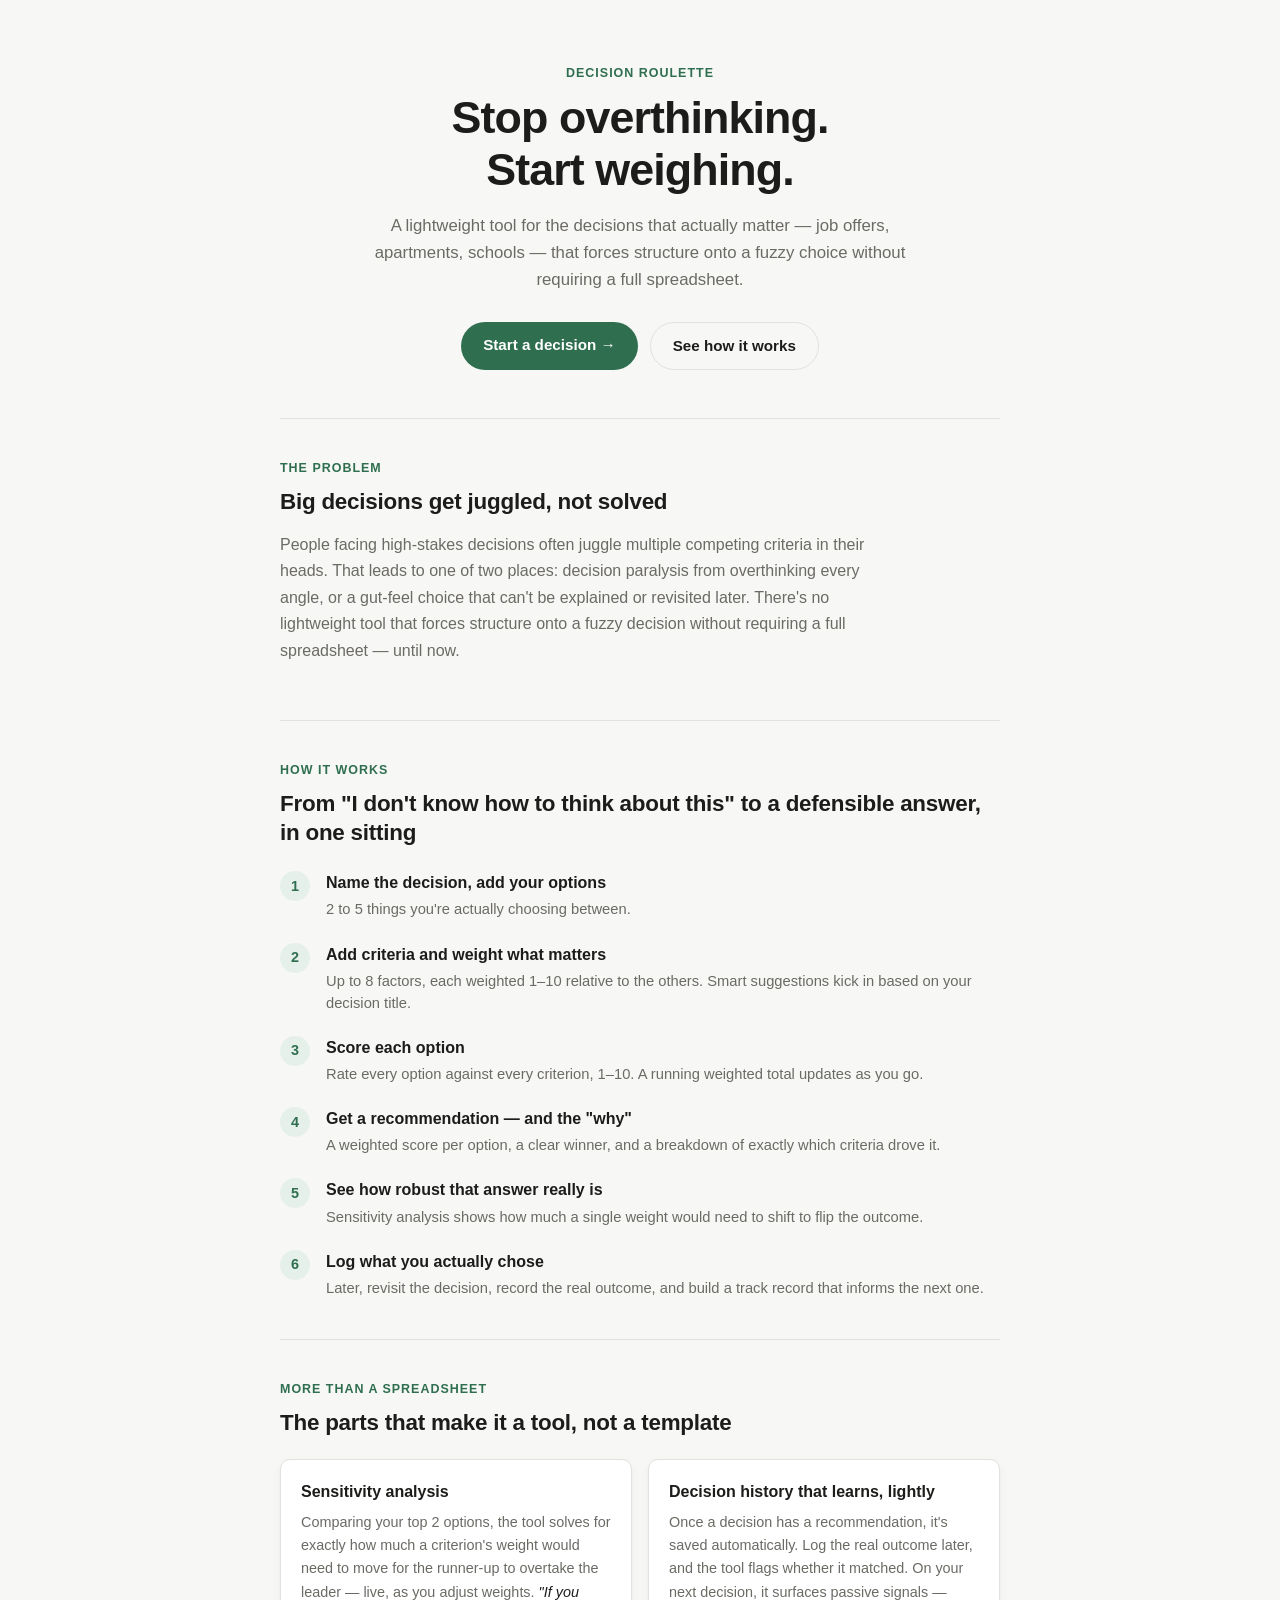
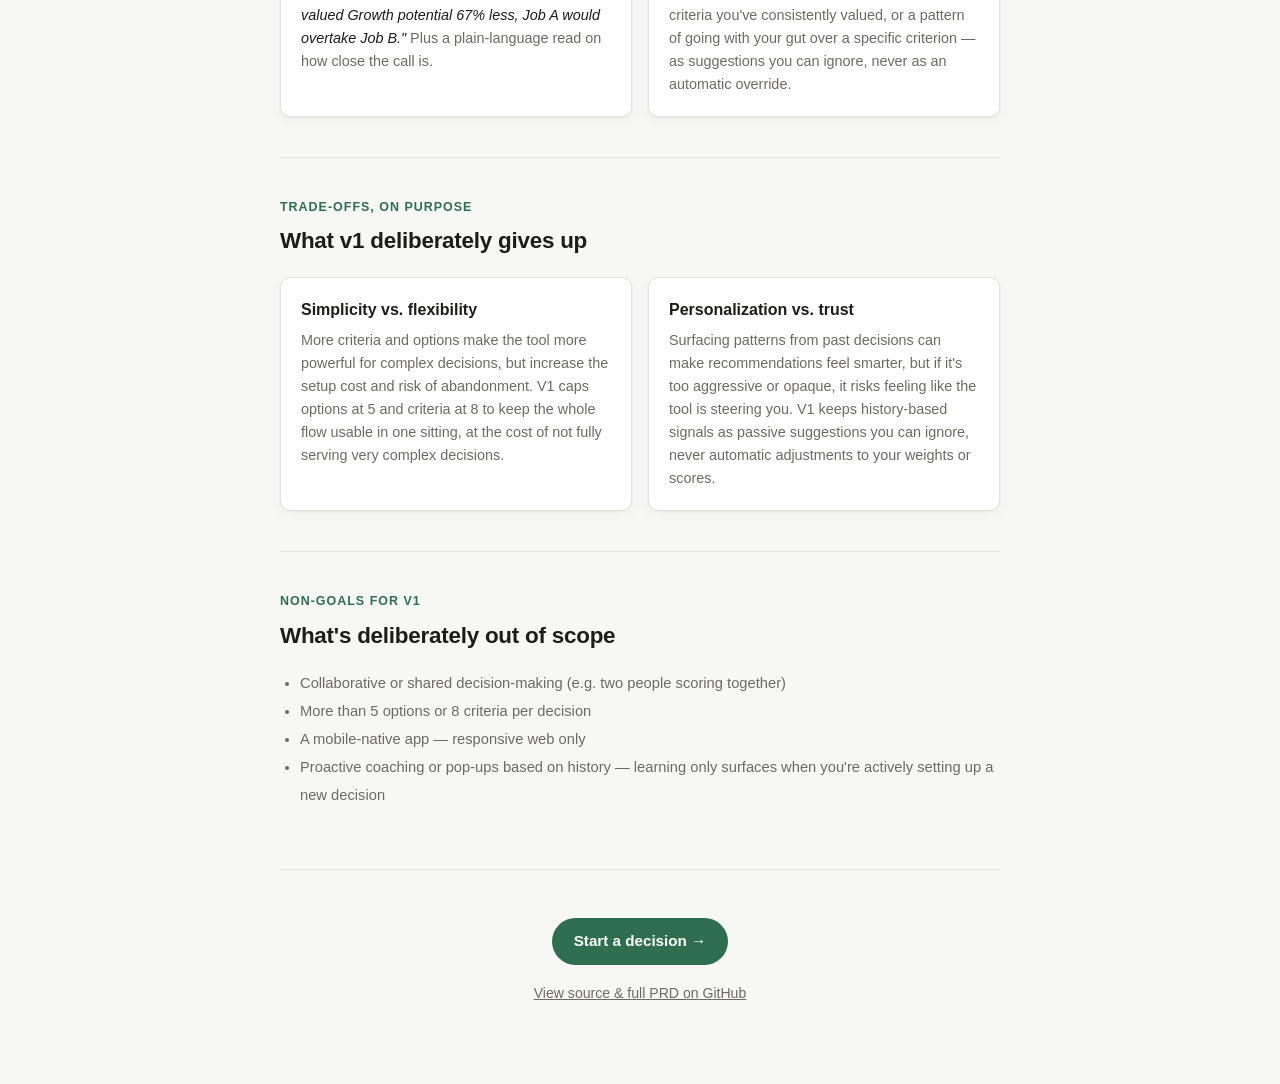
<file: index.html>
<!DOCTYPE html>
<html lang="en">
<head>
<meta charset="UTF-8">
<meta name="viewport" content="width=device-width, initial-scale=1.0">
<title>Decision Roulette</title>
<meta name="description" content="A lightweight tool that forces structure onto big, high-stakes decisions — weighted scoring, sensitivity analysis, and a history that learns your patterns.">
<link rel="stylesheet" href="style.css">
</head>
<body>
<div class="landing">

  <header class="hero">
    <p class="eyebrow">Decision Roulette</p>
    <h1>Stop overthinking.<br>Start weighing.</h1>
    <p class="hero-sub">
      A lightweight tool for the decisions that actually matter &mdash; job offers, apartments, schools &mdash;
      that forces structure onto a fuzzy choice without requiring a full spreadsheet.
    </p>
    <div class="hero-actions">
      <a href="app.html" class="btn-primary">Start a decision &rarr;</a>
      <a href="#how-it-works" class="btn-secondary">See how it works</a>
    </div>
  </header>

  <main>

    <section class="section">
      <p class="section-eyebrow">The problem</p>
      <h2>Big decisions get juggled, not solved</h2>
      <p class="section-lead">
        People facing high-stakes decisions often juggle multiple competing criteria in their heads.
        That leads to one of two places: decision paralysis from overthinking every angle, or a
        gut-feel choice that can't be explained or revisited later. There's no lightweight tool that
        forces structure onto a fuzzy decision without requiring a full spreadsheet &mdash; until now.
      </p>
    </section>

    <section class="section" id="how-it-works">
      <p class="section-eyebrow">How it works</p>
      <h2>From "I don't know how to think about this" to a defensible answer, in one sitting</h2>
      <ol class="steps">
        <li>
          <span class="step-num">1</span>
          <div>
            <h3>Name the decision, add your options</h3>
            <p>2 to 5 things you're actually choosing between.</p>
          </div>
        </li>
        <li>
          <span class="step-num">2</span>
          <div>
            <h3>Add criteria and weight what matters</h3>
            <p>Up to 8 factors, each weighted 1&ndash;10 relative to the others. Smart suggestions kick in based on your decision title.</p>
          </div>
        </li>
        <li>
          <span class="step-num">3</span>
          <div>
            <h3>Score each option</h3>
            <p>Rate every option against every criterion, 1&ndash;10. A running weighted total updates as you go.</p>
          </div>
        </li>
        <li>
          <span class="step-num">4</span>
          <div>
            <h3>Get a recommendation &mdash; and the "why"</h3>
            <p>A weighted score per option, a clear winner, and a breakdown of exactly which criteria drove it.</p>
          </div>
        </li>
        <li>
          <span class="step-num">5</span>
          <div>
            <h3>See how robust that answer really is</h3>
            <p>Sensitivity analysis shows how much a single weight would need to shift to flip the outcome.</p>
          </div>
        </li>
        <li>
          <span class="step-num">6</span>
          <div>
            <h3>Log what you actually chose</h3>
            <p>Later, revisit the decision, record the real outcome, and build a track record that informs the next one.</p>
          </div>
        </li>
      </ol>
    </section>

    <section class="section">
      <p class="section-eyebrow">More than a spreadsheet</p>
      <h2>The parts that make it a tool, not a template</h2>
      <div class="feature-grid">
        <div class="feature-card">
          <h3>Sensitivity analysis</h3>
          <p>
            Comparing your top 2 options, the tool solves for exactly how much a criterion's weight would
            need to move for the runner-up to overtake the leader &mdash; live, as you adjust weights.
            <em>"If you valued Growth potential 67% less, Job A would overtake Job B."</em> Plus a plain-language
            read on how close the call is.
          </p>
        </div>
        <div class="feature-card">
          <h3>Decision history that learns, lightly</h3>
          <p>
            Once a decision has a recommendation, it's saved automatically. Log the real outcome later, and
            the tool flags whether it matched. On your next decision, it surfaces passive signals &mdash;
            criteria you've consistently valued, or a pattern of going with your gut over a specific
            criterion &mdash; as suggestions you can ignore, never as an automatic override.
          </p>
        </div>
      </div>
    </section>

    <section class="section">
      <p class="section-eyebrow">Trade-offs, on purpose</p>
      <h2>What v1 deliberately gives up</h2>
      <div class="tradeoff-grid">
        <div class="tradeoff-card">
          <h3>Simplicity vs. flexibility</h3>
          <p>
            More criteria and options make the tool more powerful for complex decisions, but increase the
            setup cost and risk of abandonment. V1 caps options at 5 and criteria at 8 to keep the whole
            flow usable in one sitting, at the cost of not fully serving very complex decisions.
          </p>
        </div>
        <div class="tradeoff-card">
          <h3>Personalization vs. trust</h3>
          <p>
            Surfacing patterns from past decisions can make recommendations feel smarter, but if it's too
            aggressive or opaque, it risks feeling like the tool is steering you. V1 keeps history-based
            signals as passive suggestions you can ignore, never automatic adjustments to your weights or scores.
          </p>
        </div>
      </div>
    </section>

    <section class="section">
      <p class="section-eyebrow">Non-goals for v1</p>
      <h2>What's deliberately out of scope</h2>
      <ul class="non-goals">
        <li>Collaborative or shared decision-making (e.g. two people scoring together)</li>
        <li>More than 5 options or 8 criteria per decision</li>
        <li>A mobile-native app &mdash; responsive web only</li>
        <li>Proactive coaching or pop-ups based on history &mdash; learning only surfaces when you're actively setting up a new decision</li>
      </ul>
    </section>

  </main>

  <footer class="landing-footer">
    <a href="app.html" class="btn-primary">Start a decision &rarr;</a>
    <p><a href="https://github.com/pateld44/decision-matrix" class="footer-link">View source &amp; full PRD on GitHub</a></p>
  </footer>

</div>
</body>
</html>
</file>
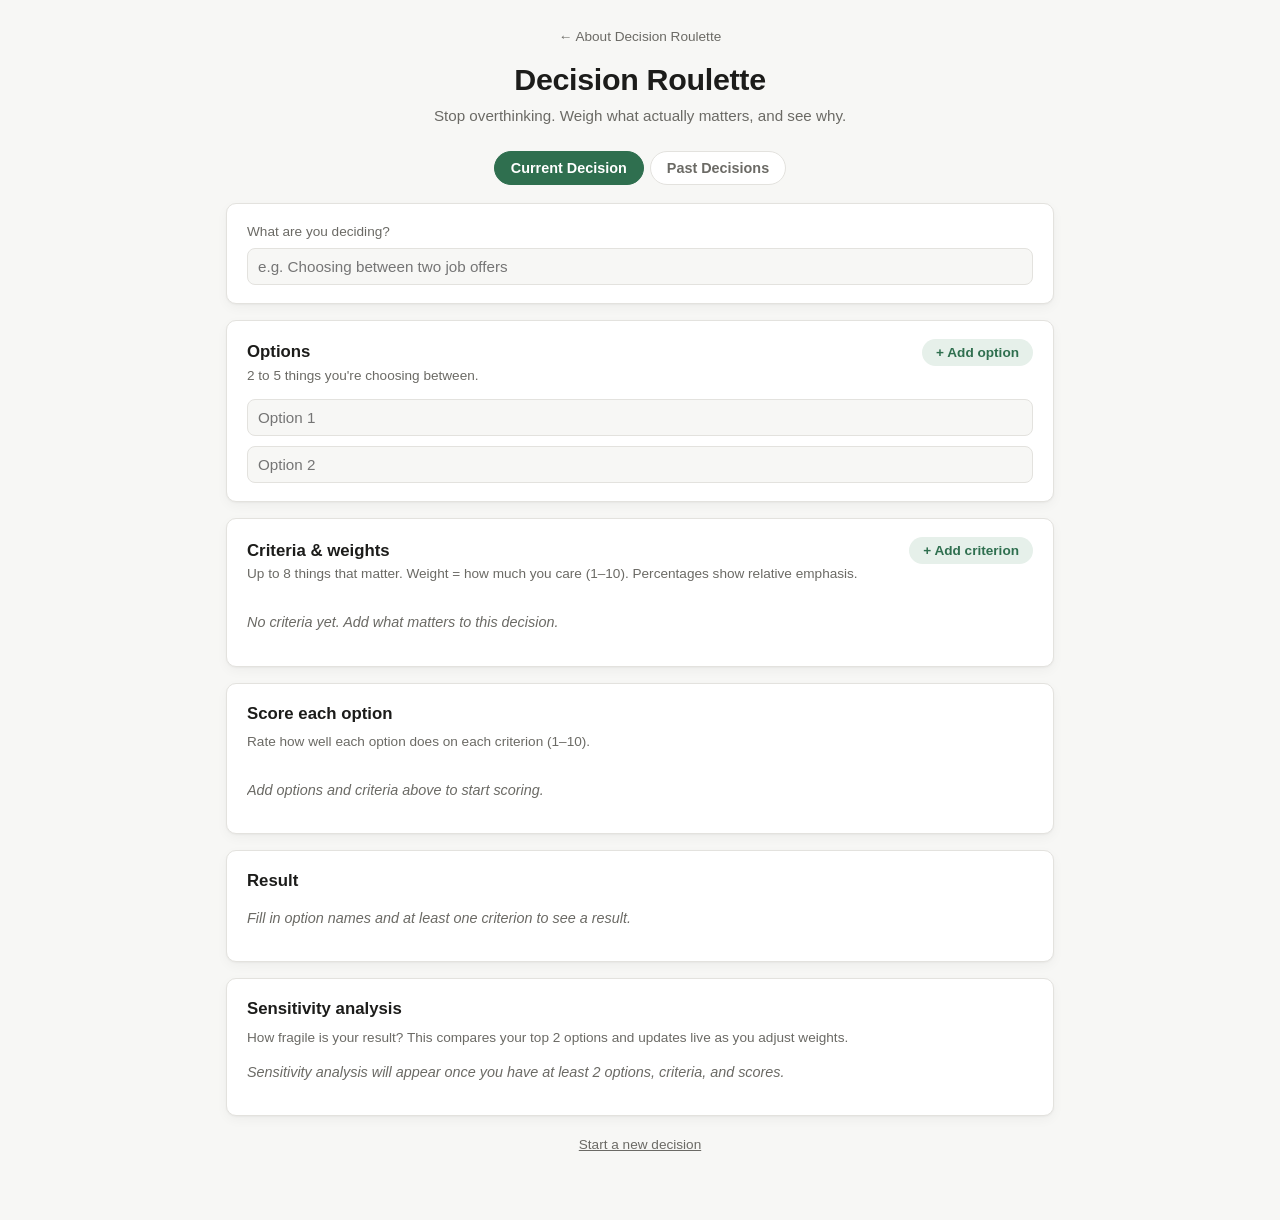
<file: app.html>
<!DOCTYPE html>
<html lang="en">
<head>
<meta charset="UTF-8">
<meta name="viewport" content="width=device-width, initial-scale=1.0">
<title>Decision Roulette — Tool</title>
<meta name="description" content="Weigh your options with real numbers. A weighted decision matrix with sensitivity analysis and a history of past decisions.">
<link rel="stylesheet" href="style.css">
</head>
<body>
<div class="app">

  <header class="app-header">
    <a href="index.html" class="back-link">&larr; About Decision Roulette</a>
    <h1>Decision Roulette</h1>
    <p class="tagline">Stop overthinking. Weigh what actually matters, and see why.</p>
  </header>

  <nav class="view-tabs">
    <button id="tab-setup" class="view-tab" type="button">Current Decision</button>
    <button id="tab-history" class="view-tab" type="button">Past Decisions <span id="history-count" class="tab-badge hidden">0</span></button>
  </nav>

  <div id="view-setup">

    <section class="card">
      <label for="decision-title">What are you deciding?</label>
      <input type="text" id="decision-title" placeholder="e.g. Choosing between two job offers">
      <div id="template-suggestion" class="template-suggestion hidden"></div>
    </section>

    <section class="card hidden" id="history-signals-card">
      <h2>From your past decisions</h2>
      <div id="history-signals"></div>
    </section>

    <section class="card">
      <div class="card-header">
        <h2>Options</h2>
        <button id="add-option" class="btn-add" type="button">+ Add option</button>
      </div>
      <p class="hint">2 to 5 things you're choosing between.</p>
      <div id="options-list" class="options-list"></div>
    </section>

    <section class="card">
      <div class="card-header">
        <h2>Criteria &amp; weights</h2>
        <button id="add-criterion" class="btn-add" type="button">+ Add criterion</button>
      </div>
      <p class="hint">Up to 8 things that matter. Weight = how much you care (1&ndash;10). Percentages show relative emphasis.</p>
      <div id="criteria-list" class="criteria-list"></div>
    </section>

    <section class="card" id="scoring-section">
      <h2>Score each option</h2>
      <p class="hint">Rate how well each option does on each criterion (1&ndash;10).</p>
      <div id="scoring-grid" class="scoring-grid"></div>
    </section>

    <section class="card" id="results-section">
      <h2>Result</h2>
      <div id="results"></div>
    </section>

    <section class="card" id="sensitivity-section">
      <h2>Sensitivity analysis</h2>
      <p class="hint">How fragile is your result? This compares your top 2 options and updates live as you adjust weights.</p>
      <div id="sensitivity"></div>
    </section>

    <footer class="app-footer">
      <button id="new-decision-btn" class="btn-text">Start a new decision</button>
    </footer>

  </div>

  <div id="view-history" class="hidden">

    <div id="history-list-view">
      <section class="card">
        <div class="card-header">
          <h2>Past Decisions</h2>
          <button id="clear-history-btn" class="btn-text">Clear all</button>
        </div>
        <p class="hint">Decisions are saved here automatically once they have a recommendation. Log what you actually chose to build a track record.</p>
        <div id="history-list"></div>
      </section>
    </div>

    <div id="history-detail-view" class="hidden">
      <button id="history-back-btn" class="btn-text">&larr; Back to list</button>
      <section class="card" id="history-detail-content"></section>
    </div>

  </div>

</div>
<script src="app.js"></script>
</body>
</html>
</file>
<file: style.css>
:root {
  --bg: #f7f7f5;
  --surface: #ffffff;
  --border: #e3e2de;
  --text: #1c1c1a;
  --text-muted: #6b6a65;
  --accent: #2f6f4f;
  --accent-soft: #e6f0ea;
  --danger: #b3413a;
  --winner: #2f6f4f;
  --radius: 10px;
  --shadow: 0 1px 2px rgba(0,0,0,0.04), 0 4px 12px rgba(0,0,0,0.04);
}

@media (prefers-color-scheme: dark) {
  :root {
    --bg: #17181a;
    --surface: #1f2023;
    --border: #303133;
    --text: #ececec;
    --text-muted: #9a9a97;
    --accent: #5cb987;
    --accent-soft: #223028;
    --danger: #e08076;
    --winner: #5cb987;
    --shadow: 0 1px 2px rgba(0,0,0,0.2), 0 4px 16px rgba(0,0,0,0.3);
  }
}

* { box-sizing: border-box; }

body {
  margin: 0;
  background: var(--bg);
  color: var(--text);
  font-family: -apple-system, BlinkMacSystemFont, "Segoe UI", Roboto, Helvetica, Arial, sans-serif;
  line-height: 1.45;
}

.app {
  max-width: 860px;
  margin: 0 auto;
  padding: 24px 16px 64px;
}

.app-header {
  text-align: center;
  margin-bottom: 24px;
}
.app-header h1 {
  margin: 0 0 4px;
  font-size: 1.9rem;
  letter-spacing: -0.01em;
}
.tagline {
  color: var(--text-muted);
  margin: 0;
  font-size: 0.95rem;
}

.card {
  background: var(--surface);
  border: 1px solid var(--border);
  border-radius: var(--radius);
  box-shadow: var(--shadow);
  padding: 18px 20px;
  margin-bottom: 16px;
}
.card h2 {
  margin: 0 0 6px;
  font-size: 1.05rem;
}
.card-header {
  display: flex;
  align-items: center;
  justify-content: space-between;
  gap: 12px;
}
.card-header h2 { margin: 0; }

.hint {
  color: var(--text-muted);
  font-size: 0.85rem;
  margin: 0 0 14px;
}

label {
  display: block;
  font-size: 0.85rem;
  color: var(--text-muted);
  margin-bottom: 6px;
}

input[type="text"], input[type="number"] {
  width: 100%;
  padding: 9px 10px;
  border: 1px solid var(--border);
  border-radius: 8px;
  background: var(--bg);
  color: var(--text);
  font-size: 0.95rem;
}
input[type="text"]:focus, input[type="number"]:focus {
  outline: 2px solid var(--accent);
  outline-offset: -1px;
}

.btn-add {
  background: var(--accent-soft);
  color: var(--accent);
  border: none;
  border-radius: 999px;
  padding: 6px 14px;
  font-size: 0.85rem;
  font-weight: 600;
  cursor: pointer;
  white-space: nowrap;
}
.btn-add:hover { filter: brightness(0.97); }
.btn-add:disabled { opacity: 0.4; cursor: not-allowed; }

.btn-text {
  background: none;
  border: none;
  color: var(--text-muted);
  font-size: 0.85rem;
  cursor: pointer;
  text-decoration: underline;
  padding: 4px;
}

.btn-remove {
  background: none;
  border: none;
  color: var(--text-muted);
  cursor: pointer;
  font-size: 1.1rem;
  line-height: 1;
  padding: 4px 8px;
  border-radius: 6px;
}
.btn-remove:hover { color: var(--danger); background: rgba(179,65,58,0.08); }

.options-list, .criteria-list {
  display: flex;
  flex-direction: column;
  gap: 10px;
}

.option-row, .criterion-row {
  display: flex;
  align-items: center;
  gap: 8px;
}
.option-row input[type="text"], .criterion-row .crit-name {
  flex: 1;
}

.criterion-row {
  flex-wrap: wrap;
}
.crit-weight-wrap {
  display: flex;
  align-items: center;
  gap: 8px;
  min-width: 180px;
}
.crit-weight-wrap input[type="range"] {
  flex: 1;
  accent-color: var(--accent);
}
.weight-value {
  font-variant-numeric: tabular-nums;
  font-weight: 600;
  width: 22px;
  text-align: right;
  font-size: 0.9rem;
}

.template-suggestion {
  margin-top: 10px;
  padding: 10px 12px;
  background: var(--accent-soft);
  border-radius: 8px;
  font-size: 0.85rem;
  display: flex;
  align-items: center;
  justify-content: space-between;
  gap: 10px;
  flex-wrap: wrap;
}
.template-suggestion.hidden { display: none; }
.template-suggestion button {
  background: var(--accent);
  color: white;
  border: none;
  border-radius: 999px;
  padding: 5px 12px;
  font-size: 0.8rem;
  cursor: pointer;
  white-space: nowrap;
}

.scoring-grid {
  overflow-x: auto;
}
table.score-table {
  border-collapse: collapse;
  width: 100%;
  font-size: 0.9rem;
}
table.score-table th, table.score-table td {
  padding: 8px 10px;
  text-align: center;
  border-bottom: 1px solid var(--border);
}
table.score-table th {
  color: var(--text-muted);
  font-weight: 600;
  font-size: 0.8rem;
}
table.score-table td:first-child, table.score-table th:first-child {
  text-align: left;
  font-weight: 600;
  min-width: 120px;
}
table.score-table input[type="number"] {
  width: 56px;
  text-align: center;
  padding: 6px 4px;
}

.empty-state {
  color: var(--text-muted);
  font-size: 0.9rem;
  font-style: italic;
}

/* Results */
.result-row {
  display: flex;
  align-items: center;
  gap: 12px;
  margin-bottom: 12px;
}
.result-row:last-child { margin-bottom: 0; }
.result-name {
  width: 140px;
  flex-shrink: 0;
  font-weight: 600;
  font-size: 0.9rem;
  overflow: hidden;
  text-overflow: ellipsis;
  white-space: nowrap;
}
.result-bar-track {
  flex: 1;
  background: var(--bg);
  border: 1px solid var(--border);
  border-radius: 6px;
  height: 22px;
  overflow: hidden;
  position: relative;
}
.result-bar-fill {
  height: 100%;
  background: var(--border);
  border-radius: 6px 0 0 6px;
  transition: width 0.3s ease;
}
.result-row.winner .result-bar-fill { background: var(--winner); }
.result-row.winner .result-name { color: var(--winner); }
.result-score {
  width: 52px;
  text-align: right;
  font-variant-numeric: tabular-nums;
  font-size: 0.9rem;
  color: var(--text-muted);
}
.result-row.winner .result-score { color: var(--winner); font-weight: 700; }

.winner-banner {
  display: flex;
  align-items: center;
  gap: 8px;
  background: var(--accent-soft);
  color: var(--accent);
  border-radius: 8px;
  padding: 10px 14px;
  font-weight: 600;
  margin-bottom: 16px;
}

.why-breakdown {
  margin-top: 18px;
  padding-top: 14px;
  border-top: 1px solid var(--border);
}
.why-breakdown h3 {
  font-size: 0.85rem;
  color: var(--text-muted);
  margin: 0 0 10px;
  font-weight: 600;
  text-transform: uppercase;
  letter-spacing: 0.03em;
}
.why-item {
  display: flex;
  justify-content: space-between;
  font-size: 0.88rem;
  padding: 4px 0;
}
.why-item .contrib {
  font-variant-numeric: tabular-nums;
  color: var(--text-muted);
}

/* Sensitivity */
.sensitivity-item {
  padding: 10px 0;
  border-bottom: 1px solid var(--border);
  font-size: 0.9rem;
}
.sensitivity-item:last-child { border-bottom: none; }
.sensitivity-item .flip-to {
  color: var(--accent);
  font-weight: 600;
}
.sensitivity-stable {
  color: var(--text-muted);
  font-size: 0.9rem;
}

.app-footer {
  text-align: center;
  margin-top: 8px;
}

@media (max-width: 480px) {
  .result-name { width: 90px; }
  .crit-weight-wrap { min-width: 140px; }
}

/* Utility */
.hidden { display: none !important; }

/* View tabs */
.view-tabs {
  display: flex;
  gap: 6px;
  justify-content: center;
  margin-bottom: 18px;
}
.view-tab {
  background: var(--surface);
  border: 1px solid var(--border);
  color: var(--text-muted);
  font-weight: 600;
  font-size: 0.9rem;
  padding: 8px 16px;
  border-radius: 999px;
  cursor: pointer;
  display: flex;
  align-items: center;
  gap: 6px;
}
.view-tab.active {
  background: var(--accent);
  border-color: var(--accent);
  color: white;
}
.tab-badge {
  background: rgba(255,255,255,0.25);
  border-radius: 999px;
  padding: 1px 7px;
  font-size: 0.75rem;
}
.view-tab:not(.active) .tab-badge {
  background: var(--accent-soft);
  color: var(--accent);
}

/* Weight percentage */
.weight-pct {
  color: var(--text-muted);
  font-size: 0.8rem;
  min-width: 40px;
}

/* Running total column */
table.score-table td.running-total {
  font-weight: 700;
  color: var(--accent);
  white-space: nowrap;
}

/* Confidence line */
.confidence-line {
  margin: 0 0 12px;
  font-size: 0.95rem;
}

/* Chips (history-suggested criteria) */
.chip-row {
  display: flex;
  flex-wrap: wrap;
  gap: 8px;
  margin-bottom: 10px;
}
.chip {
  background: var(--accent-soft);
  color: var(--accent);
  border: none;
  border-radius: 999px;
  padding: 6px 12px;
  font-size: 0.82rem;
  font-weight: 600;
  cursor: pointer;
}
.chip:disabled {
  opacity: 0.55;
  cursor: default;
}
.history-note {
  font-size: 0.88rem;
  color: var(--text-muted);
  margin: 6px 0 0;
  line-height: 1.5;
}

/* History list */
.history-row {
  display: flex;
  align-items: center;
  gap: 10px;
  padding: 12px 4px;
  border-bottom: 1px solid var(--border);
}
.history-row:last-child { border-bottom: none; }
.history-row-main {
  flex: 1;
  cursor: pointer;
  min-width: 0;
}
.history-row-title {
  font-weight: 600;
  font-size: 0.95rem;
  overflow: hidden;
  text-overflow: ellipsis;
  white-space: nowrap;
}
.history-row-meta {
  color: var(--text-muted);
  font-size: 0.82rem;
  margin-top: 2px;
}

.badge {
  display: inline-block;
  font-size: 0.78rem;
  font-weight: 600;
  padding: 4px 10px;
  border-radius: 999px;
  white-space: nowrap;
}
.badge-match { background: var(--accent-soft); color: var(--accent); }
.badge-diverge { background: rgba(179,65,58,0.12); color: var(--danger); }
.badge-pending { background: var(--bg); color: var(--text-muted); border: 1px solid var(--border); }

/* History detail */
#history-detail-view { margin-top: 4px; }
#history-back-btn { margin-bottom: 10px; padding-left: 0; }
.detail-subheading {
  font-size: 0.9rem;
  text-transform: uppercase;
  letter-spacing: 0.03em;
  color: var(--text-muted);
  margin: 22px 0 10px;
  padding-top: 14px;
  border-top: 1px solid var(--border);
}
.detail-actions {
  margin: 16px 0 4px;
}

/* Outcome logging */
.outcome-section { margin-top: 4px; }
.outcome-options {
  display: flex;
  flex-direction: column;
  gap: 8px;
  margin-bottom: 10px;
}
.outcome-radio {
  display: flex;
  align-items: center;
  gap: 8px;
  font-size: 0.92rem;
  cursor: pointer;
}
.outcome-note-input {
  width: 100%;
  padding: 9px 10px;
  border: 1px solid var(--border);
  border-radius: 8px;
  background: var(--bg);
  color: var(--text);
  font-family: inherit;
  font-size: 0.9rem;
  resize: vertical;
  margin-bottom: 10px;
}
.outcome-summary {
  background: var(--bg);
  border: 1px solid var(--border);
  border-radius: 8px;
  padding: 12px 14px;
  margin-bottom: 8px;
}
.outcome-summary p { margin: 8px 0 0; font-size: 0.9rem; }
.outcome-note {
  color: var(--text-muted);
  font-style: italic;
}

/* Back link on the app page */
.back-link {
  display: inline-block;
  color: var(--text-muted);
  font-size: 0.85rem;
  text-decoration: none;
  margin-bottom: 10px;
}
.back-link:hover { color: var(--accent); }

/* ==========================================================================
   Landing page
   ========================================================================== */

.landing {
  max-width: 760px;
  margin: 0 auto;
  padding: 0 20px 60px;
}

.hero {
  text-align: center;
  padding: 64px 0 48px;
}
.eyebrow, .section-eyebrow {
  text-transform: uppercase;
  letter-spacing: 0.08em;
  font-size: 0.78rem;
  font-weight: 700;
  color: var(--accent);
  margin: 0 0 10px;
}
.hero h1 {
  font-size: clamp(2rem, 5vw, 2.8rem);
  line-height: 1.15;
  letter-spacing: -0.02em;
  margin: 0 0 18px;
}
.hero-sub {
  color: var(--text-muted);
  font-size: 1.05rem;
  line-height: 1.6;
  max-width: 560px;
  margin: 0 auto 28px;
}
.hero-actions {
  display: flex;
  gap: 12px;
  justify-content: center;
  flex-wrap: wrap;
}

.btn-primary {
  display: inline-block;
  background: var(--accent);
  color: white;
  text-decoration: none;
  font-weight: 700;
  font-size: 0.95rem;
  padding: 12px 22px;
  border-radius: 999px;
  border: none;
}
.btn-primary:hover { filter: brightness(1.05); }

.btn-secondary {
  display: inline-block;
  background: transparent;
  color: var(--text);
  text-decoration: none;
  font-weight: 600;
  font-size: 0.95rem;
  padding: 12px 22px;
  border-radius: 999px;
  border: 1px solid var(--border);
}
.btn-secondary:hover { border-color: var(--accent); color: var(--accent); }

.section {
  padding: 40px 0;
  border-top: 1px solid var(--border);
}
.section h2 {
  font-size: 1.4rem;
  letter-spacing: -0.01em;
  margin: 0 0 14px;
  line-height: 1.3;
}
.section-lead {
  color: var(--text-muted);
  font-size: 1rem;
  line-height: 1.65;
  max-width: 620px;
}

.steps {
  list-style: none;
  margin: 24px 0 0;
  padding: 0;
  display: flex;
  flex-direction: column;
  gap: 22px;
}
.steps li {
  display: flex;
  gap: 16px;
  align-items: flex-start;
}
.step-num {
  flex-shrink: 0;
  width: 30px;
  height: 30px;
  border-radius: 50%;
  background: var(--accent-soft);
  color: var(--accent);
  font-weight: 700;
  font-size: 0.9rem;
  display: flex;
  align-items: center;
  justify-content: center;
}
.steps h3 {
  margin: 0 0 4px;
  font-size: 1rem;
}
.steps p {
  margin: 0;
  color: var(--text-muted);
  font-size: 0.92rem;
  line-height: 1.5;
}

.feature-grid, .tradeoff-grid {
  display: grid;
  grid-template-columns: 1fr 1fr;
  gap: 16px;
  margin-top: 22px;
}
.feature-card, .tradeoff-card {
  background: var(--surface);
  border: 1px solid var(--border);
  border-radius: var(--radius);
  padding: 20px;
  box-shadow: var(--shadow);
}
.feature-card h3, .tradeoff-card h3 {
  margin: 0 0 8px;
  font-size: 1rem;
}
.feature-card p, .tradeoff-card p {
  margin: 0;
  color: var(--text-muted);
  font-size: 0.9rem;
  line-height: 1.6;
}
.feature-card em { color: var(--text); font-style: italic; }

.non-goals {
  margin: 20px 0 0;
  padding: 0 0 0 20px;
  color: var(--text-muted);
  font-size: 0.92rem;
  line-height: 1.9;
}

.landing-footer {
  text-align: center;
  padding: 48px 0 20px;
  border-top: 1px solid var(--border);
  margin-top: 20px;
}
.landing-footer p { margin: 16px 0 0; }
.footer-link {
  color: var(--text-muted);
  font-size: 0.88rem;
}

@media (max-width: 600px) {
  .feature-grid, .tradeoff-grid { grid-template-columns: 1fr; }
  .hero { padding: 44px 0 36px; }
}
</file>
